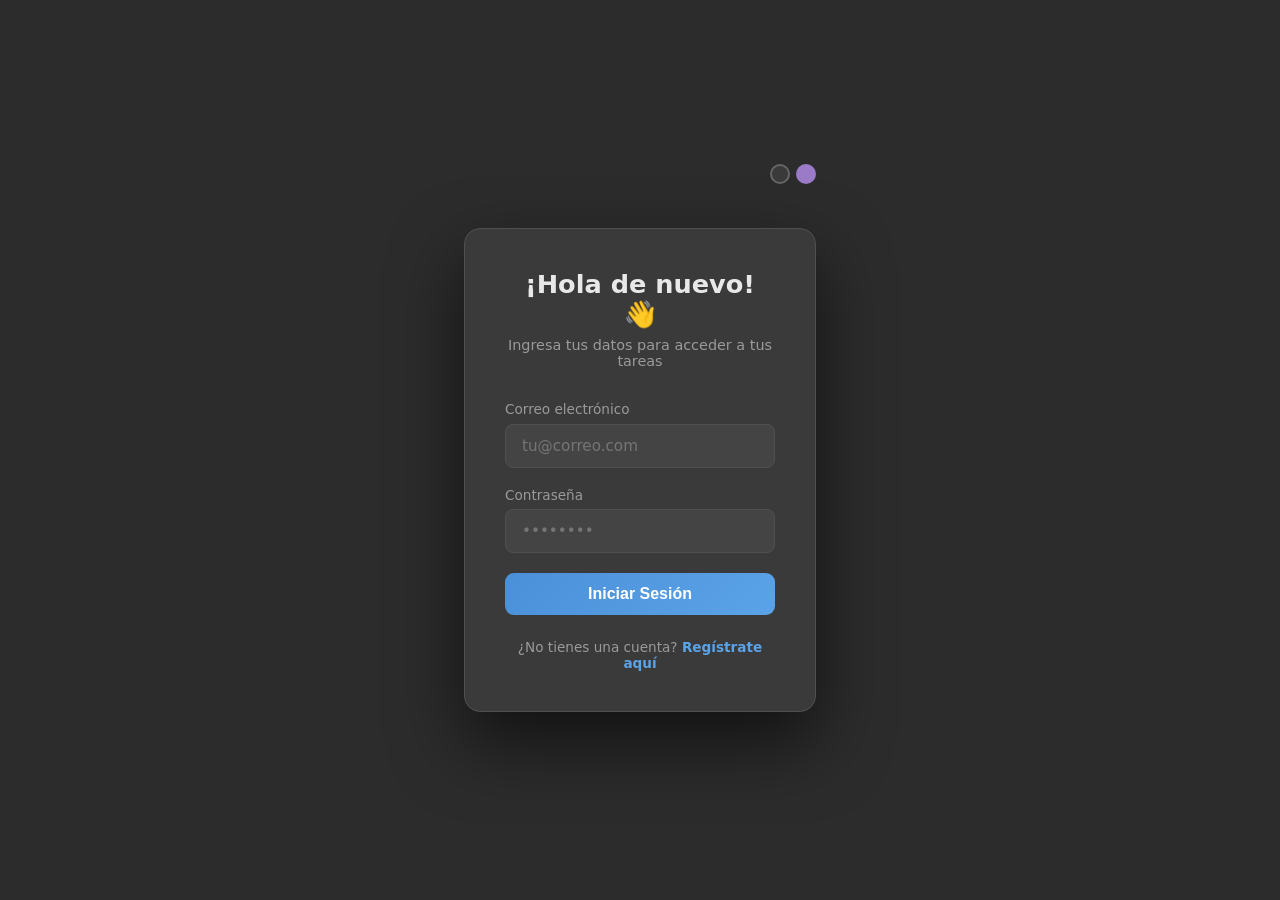
<file: index.html>
<!DOCTYPE html>
<html lang="es" data-theme="dark">
<head>
  <meta charset="UTF-8" />
  <meta name="viewport" content="width=device-width, initial-scale=1.0" />
  <title>Gestor de tareas</title>
  <!-- Ruta para la carpeta /css -->
  <link rel="stylesheet" href="css/styles.css" />
</head>
<body>
  <div id="app" class="app-shell">

    <!-- Sidebar -->
    <aside id="sidebar" class="sidebar">
      <div class="sidebar-header">
        <div class="logo">Gestor de tareas</div>
      </div>

      <nav class="sidebar-nav">
        <h4>Proyectos</h4>
        <div id="priorityList"></div>
        <h4>Etiquetas</h4>
        <div id="tagList"></div>

        <!-- Solo visible en pantallas angostas -->
        <div class="sidebar-mobile-extra">
          <h4>Actividad Reciente</h4>
          <div id="activityListMobile"></div>
          <h4>Por Prioridad</h4>
          <div id="priorityChartMobile"></div>
        </div>

      </nav>

      <div class="sidebar-footer">
        <button id="userMenuBtn" class="user-btn">
          <span class="avatar" id="userAvatar">TU</span>
          <span id="userEmail">Tu cuenta</span>
          <span class="arrow">▼</span>
        </button>
        
        <div class="user-dropdown" id="userMenuDropdown" style="display:none;">
          <!-- Selector de Temas -->
          <div class="theme-option">
            <span>Tema</span>
            <div class="theme-buttons">
              <button class="theme-btn active" data-theme="dark" title="Oscuro"></button>
              <button class="theme-btn" data-theme="light" title="Claro"></button>
            </div>
          </div>

          <button id="logoutBtn" class="menu-btn danger">→ Cerrar sesión</button>
        </div> 
      </div>
    </aside>

    <!-- Backdrop móvil -->
    <div id="sidebarBackdrop" class="sidebar-backdrop"></div>

    <!-- Main -->
    <main class="main-area">
      <header class="header-area">
        <button id="hamburgerBtn" class="hamburger-btn">☰</button>
        <div class="header-top">
          <div class="header-title">
            <span id="priorityDot" class="priority-dot"></span>
            <h1 id="pageTitle">Todas las tareas</h1>
          </div>
          <p class="header-subtitle" id="taskCounter">Cargando…</p>
        </div>
        <div class="header-actions">
          <div class="search-wrapper">
            <input id="searchInput" class="search-input" placeholder="Buscar tarea…" />
          </div>
          <button id="newTaskBtn" class="btn-primary">+ Nueva tarea</button>
        </div>
      </header>

      <section class="stats-grid" id="statsGrid"></section>
      <div class="tabs-bar" id="tabsBar"></div>
      <div id="contentArea" class="task-list"></div>
    </main>

    <!-- Right Panel -->
    <aside class="right-panel">
      <h4>Actividad Reciente</h4>
      <div id="activityList"></div>
      <h4>Por Prioridad</h4>
      <div id="priorityChart"></div>
    </aside>
  </div>

  <div id="modalContainer"></div>

  <!-- Script de la aplicación -->
  <script type="module" src="js/app.js"></script>
  </body>
</html>
</file>
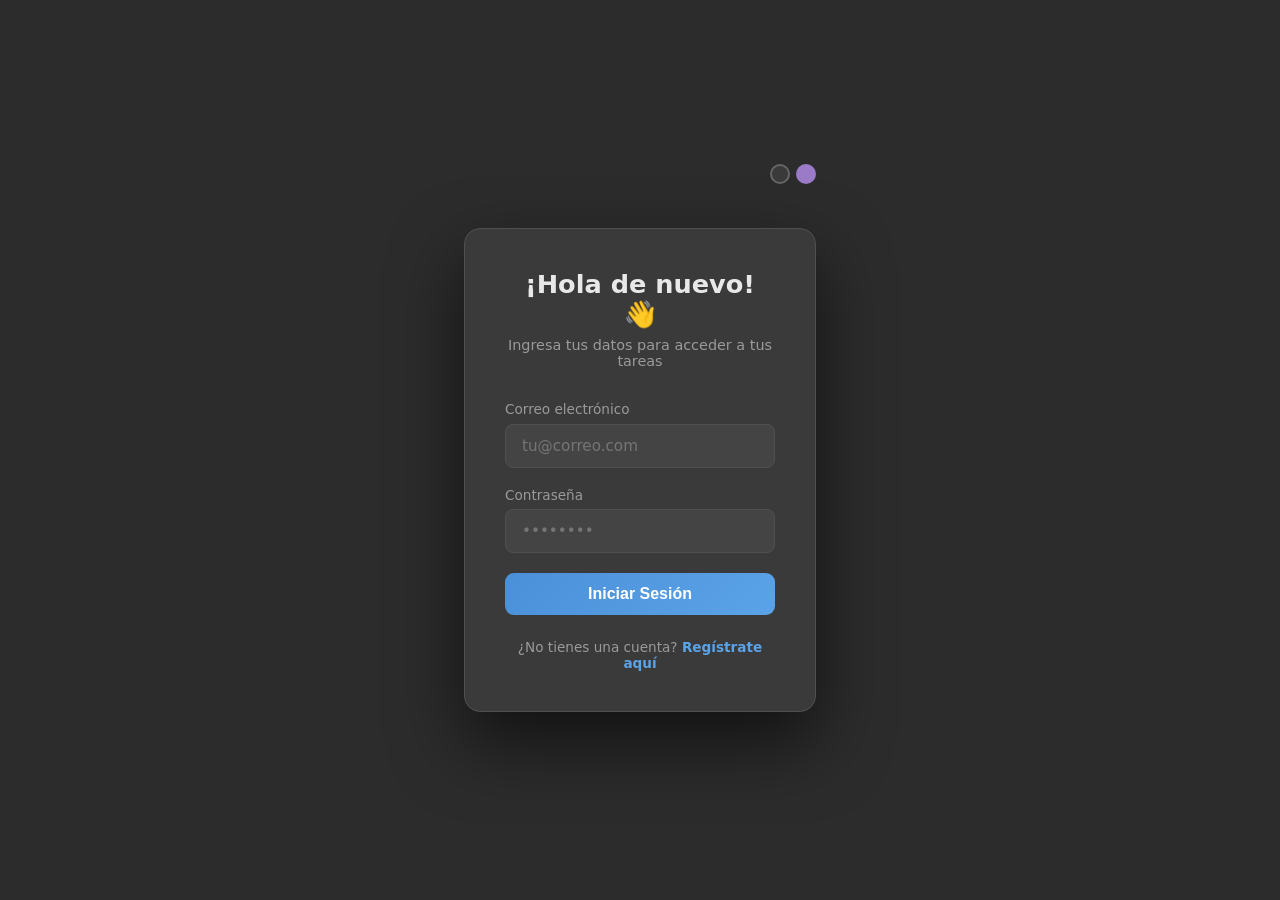
<file: pages/login.html>
<!DOCTYPE html>
<html lang="es" data-theme="dark">
<head>
    <meta charset="UTF-8">
    <meta name="viewport" content="width=device-width, initial-scale=1.0">
    <title>Iniciar Sesión - Gestor de Tareas</title>

    <!-- Aplica el tema guardado antes de pintar, para evitar parpadeo -->
    <script>
        document.documentElement.setAttribute('data-theme', localStorage.getItem('theme') || 'dark');
    </script>

    <link rel="stylesheet" href="../css/styles.css">
    <link rel="stylesheet" href="../css/login-styles.css">
</head>
<body class="login-page">

    <div class="login-container">
        <div class="login-theme-switcher">
            <button class="theme-btn" data-theme="dark" title="Oscuro"></button>
            <button class="theme-btn" data-theme="light" title="Claro"></button>
        </div>

        <div class="login-card">
            <div class="login-header">
                <h2>¡Hola de nuevo! 👋</h2>
                <p>Ingresa tus datos para acceder a tus tareas</p>
            </div>

            <div id="loginError" class="error-message" style="display:none;"></div>

            <form id="loginForm" class="login-form">
                <div class="form-group">
                    <label for="email">Correo electrónico</label>
                    <input
                        type="email"
                        id="email"
                        name="email"
                        placeholder="tu@correo.com"
                        required
                        autocomplete="email"
                    >
                </div>

                <div class="form-group">
                    <label for="password">Contraseña</label>
                    <input
                        type="password"
                        id="password"
                        name="password"
                        placeholder="••••••••"
                        required
                        autocomplete="current-password"
                    >
                </div>

                <button type="submit" class="btn-primary btn-block">Iniciar Sesión</button>
            </form>

            <div class="login-footer">
                <p>¿No tienes una cuenta? <a href="register.html">Regístrate aquí</a></p>
            </div>
        </div>
    </div>

    <script type="module" src="../js/login.js"></script>
    <script>
        document.querySelectorAll('.login-theme-switcher .theme-btn').forEach(btn => {
            const saved = localStorage.getItem('theme') || 'dark';
            if (btn.dataset.theme === saved) btn.classList.add('active');

            btn.addEventListener('click', () => {
                const theme = btn.dataset.theme;
                document.documentElement.setAttribute('data-theme', theme);
                localStorage.setItem('theme', theme);
                document.querySelectorAll('.login-theme-switcher .theme-btn').forEach(b => b.classList.remove('active'));
                btn.classList.add('active');
            });
        });
    </script>
</body>
</html>
</file>
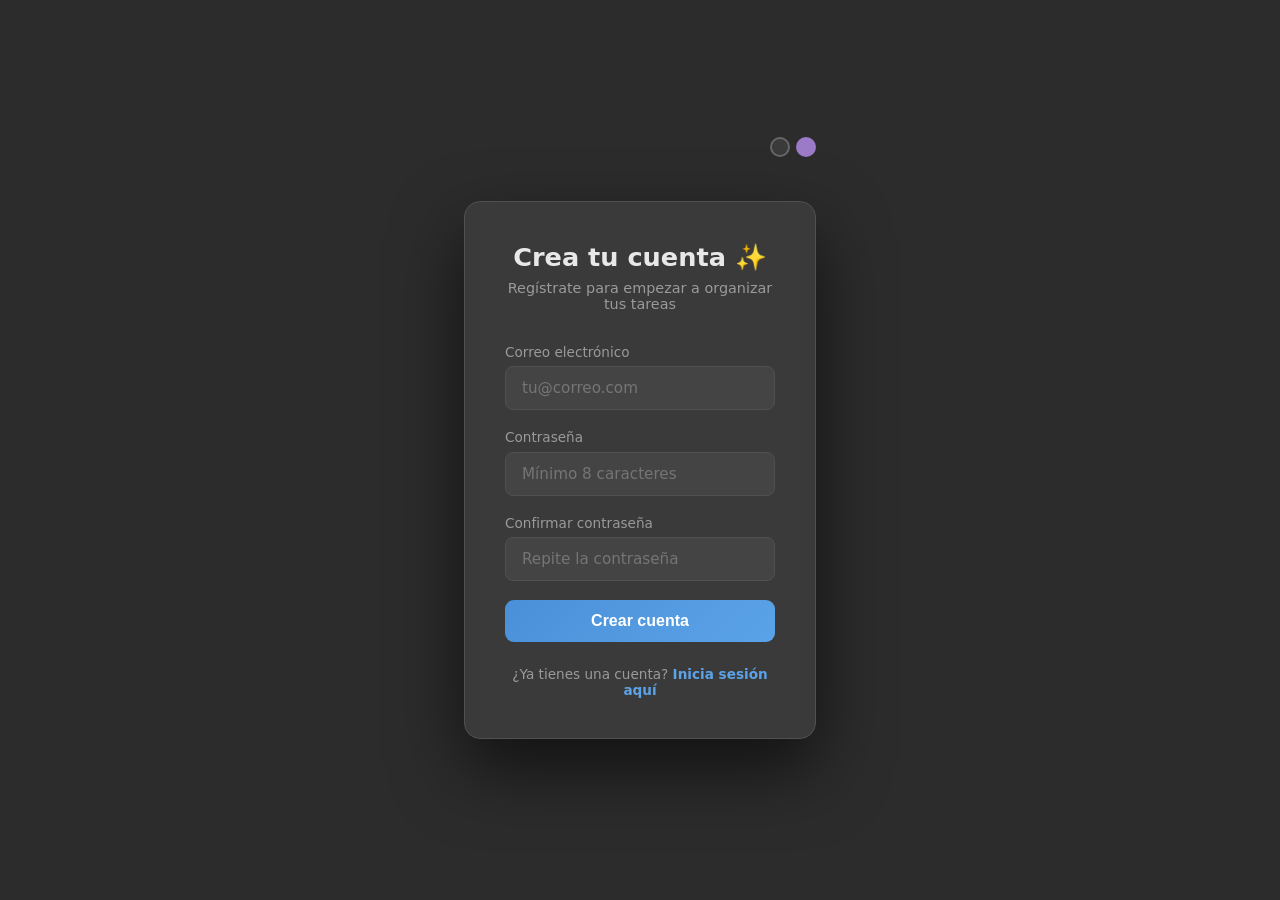
<file: pages/register.html>
<!DOCTYPE html>
<html lang="es" data-theme="dark">
<head>
    <meta charset="UTF-8">
    <meta name="viewport" content="width=device-width, initial-scale=1.0">
    <title>Crear cuenta - Gestor de Tareas</title>

    <!-- Aplica el tema guardado antes de pintar, para evitar parpadeo -->
    <script>
        document.documentElement.setAttribute('data-theme', localStorage.getItem('theme') || 'dark');
    </script>

    <link rel="stylesheet" href="../css/styles.css">
    <link rel="stylesheet" href="../css/login-styles.css">
</head>
<body class="login-page">

    <div class="login-container">
        <div class="login-theme-switcher">
            <button class="theme-btn" data-theme="dark" title="Oscuro"></button>
            <button class="theme-btn" data-theme="light" title="Claro"></button>
        </div>

        <div class="login-card">
            <div class="login-header">
                <h2>Crea tu cuenta ✨</h2>
                <p>Regístrate para empezar a organizar tus tareas</p>
            </div>

            <div id="registerError" class="error-message" style="display:none;"></div>

            <form id="registerForm" class="login-form">
                <div class="form-group">
                    <label for="email">Correo electrónico</label>
                    <input
                        type="email"
                        id="email"
                        name="email"
                        placeholder="tu@correo.com"
                        required
                        autocomplete="email"
                    >
                </div>

                <div class="form-group">
                    <label for="password">Contraseña</label>
                    <input
                        type="password"
                        id="password"
                        name="password"
                        placeholder="Mínimo 8 caracteres"
                        required
                        autocomplete="new-password"
                    >
                </div>

                <div class="form-group">
                    <label for="confirmPassword">Confirmar contraseña</label>
                    <input
                        type="password"
                        id="confirmPassword"
                        name="confirmPassword"
                        placeholder="Repite la contraseña"
                        required
                        autocomplete="new-password"
                    >
                </div>

                <button type="submit" class="btn-primary btn-block">Crear cuenta</button>
            </form>

            <div class="login-footer">
                <p>¿Ya tienes una cuenta? <a href="login.html">Inicia sesión aquí</a></p>
            </div>
        </div>
    </div>

    <script type="module" src="../js/register.js"></script>
    <script>
        document.querySelectorAll('.login-theme-switcher .theme-btn').forEach(btn => {
            const saved = localStorage.getItem('theme') || 'dark';
            if (btn.dataset.theme === saved) btn.classList.add('active');

            btn.addEventListener('click', () => {
                const theme = btn.dataset.theme;
                document.documentElement.setAttribute('data-theme', theme);
                localStorage.setItem('theme', theme);
                document.querySelectorAll('.login-theme-switcher .theme-btn').forEach(b => b.classList.remove('active'));
                btn.classList.add('active');
            });
        });
    </script>
</body>
</html>
</file>
<file: css/styles.css>
/* ARCHIVO PRINCIPAL
   Une todos los módulos de estilos.
   Solo este archivo se enlaza en el HTML. */

@import url("variables.css");
@import url("layout.css");
@import url("sidebar.css");
@import url("header.css");
@import url("cards.css");
@import url("calendar.css");
@import url("modals.css");
@import url("responsive.css");
</file>
<file: css/login-styles.css>
/* login-styles.css — usa las variables del sistema de temas (variables.css) */

* {
  box-sizing: border-box;
  margin: 0;
  padding: 0;
}

body.login-page {
  font-family: Inter, system-ui, -apple-system, sans-serif;
  background-color: var(--bg);
  color: var(--text);
  display: flex;
  justify-content: center;
  align-items: center;
  min-height: 100vh;
  transition: background 0.3s, color 0.3s;
}

.login-container {
  width: 100%;
  max-width: 400px;
  padding: 1.5rem;
  position: relative;
}

/* Selector de tema, arriba a la derecha */
.login-theme-switcher {
  position: absolute;
  top: 0;
  right: 1.5rem;
  display: flex;
  gap: 6px;
}
.login-theme-switcher .theme-btn {
  width: 20px;
  height: 20px;
}

.login-card {
  background-color: var(--surface);
  border: 1px solid var(--border);
  border-radius: 16px;
  padding: 2.5rem;
  box-shadow: var(--shadow-modal);
  margin-top: 2.5rem;
}

.login-header {
  text-align: center;
  margin-bottom: 2rem;
}

.login-header h2 {
  font-size: 1.6rem;
  margin-bottom: 0.5rem;
  color: var(--text);
}

.login-header p {
  color: var(--text-muted);
  font-size: 0.9rem;
}

.form-group {
  margin-bottom: 1.2rem;
  display: flex;
  flex-direction: column;
}

.form-group label {
  font-size: 0.85rem;
  margin-bottom: 0.4rem;
  color: var(--text-muted);
}

.form-group input {
  background-color: var(--surface-2);
  border: 1px solid var(--border);
  border-radius: 8px;
  padding: 0.75rem 1rem;
  color: var(--text);
  font-size: 0.95rem;
  outline: none;
  transition: border-color 0.2s;
  font-family: inherit;
}

.form-group input:focus {
  border-color: var(--accent);
}

.btn-block {
  margin-top: 0.5rem;
  width: 100%;
  justify-content: center;
  padding: 0.75rem;
  font-size: 1rem;
}

.error-message {
  background-color: rgba(240, 82, 82, 0.12);
  border: 1px solid var(--danger);
  color: var(--danger);
  padding: 0.75rem;
  border-radius: 8px;
  font-size: 0.85rem;
  margin-bottom: 1.2rem;
  text-align: center;
}

.login-footer {
  text-align: center;
  margin-top: 1.5rem;
  font-size: 0.85rem;
  color: var(--text-muted);
}

.login-footer a {
  color: var(--accent);
  text-decoration: none;
  font-weight: 600;
}
.login-footer a:hover {
  text-decoration: underline;
}
</file>
